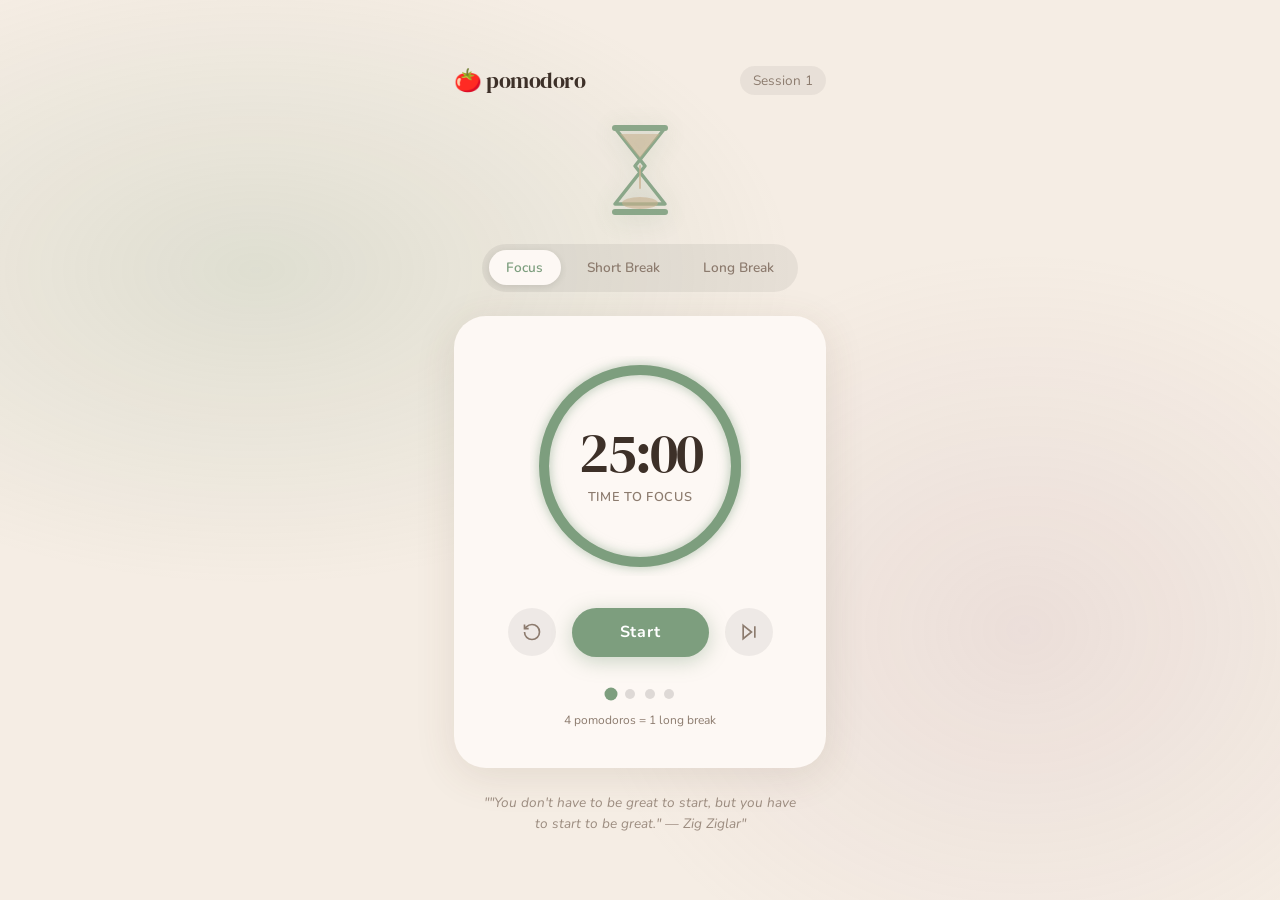
<file: lab02-pomodoro-timer/index.html>
<!DOCTYPE html>
<html lang="en">
<head>
  <meta charset="UTF-8" />
  <meta name="viewport" content="width=device-width, initial-scale=1.0"/>
  <title>Pomodoro — Focus & Rest</title>
  <meta name="description" content="A calm and aesthetic Pomodoro productivity timer to help you focus and rest."/>
  <link rel="preconnect" href="https://fonts.googleapis.com"/>
  <link href="https://fonts.googleapis.com/css2?family=Nunito:wght@300;400;600;700&family=DM+Serif+Display&display=swap" rel="stylesheet"/>
  <link rel="stylesheet" href="style.css"/>
</head>
<body>
  <div class="ambient"></div>

  <main class="app">
    <!-- Header -->
    <header class="app-header">
      <span class="logo">🍅 pomodoro</span>
      <span class="session-label">Session <span id="sessionCount">1</span></span>
    </header>

    <!-- Timer Illustration -->
    <div class="timer-illustration">
      <svg xmlns="http://www.w3.org/2000/svg" viewBox="0 0 80 100" width="80" height="100" fill="none">
        <!-- Hourglass frame -->
        <path d="M15 8 h50 l-30 38 l30 38 h-50 l30 -38 Z" stroke="#7d9e7e" stroke-width="3.5" stroke-linejoin="round" fill="rgba(125,158,126,0.08)"/>
        <!-- Top sand -->
        <path d="M20 14 h40 l-20 24 Z" fill="rgba(196,168,130,0.55)"/>
        <!-- Bottom sand (flowing and settled) -->
        <ellipse cx="40" cy="83" rx="18" ry="6" fill="rgba(196,168,130,0.6)"/>
        <!-- Falling sand particle -->
        <line x1="40" y1="46" x2="40" y2="68" stroke="rgba(196,168,130,0.7)" stroke-width="2" stroke-linecap="round"/>
        <!-- Top bar -->
        <rect x="12" y="5" width="56" height="6" rx="3" fill="#7d9e7e"/>
        <!-- Bottom bar -->
        <rect x="12" y="89" width="56" height="6" rx="3" fill="#7d9e7e"/>
      </svg>
    </div>

    <!-- Mode Tabs -->
    <nav class="mode-tabs" role="tablist">
      <button class="tab active" id="tab-focus" onclick="switchMode('focus')" role="tab">Focus</button>
      <button class="tab" id="tab-short" onclick="switchMode('short')" role="tab">Short Break</button>
      <button class="tab" id="tab-long" onclick="switchMode('long')" role="tab">Long Break</button>
    </nav>

    <!-- Timer Ring -->
    <div class="timer-card">
      <div class="ring-wrapper">
        <svg class="ring" viewBox="0 0 220 220" xmlns="http://www.w3.org/2000/svg">
          <circle class="ring-track" cx="110" cy="110" r="96"/>
          <circle class="ring-progress" id="ringProgress" cx="110" cy="110" r="96"/>
        </svg>
        <div class="timer-center">
          <div class="time-display" id="timeDisplay">25:00</div>
          <div class="mode-label" id="modeLabel">Time to focus</div>
        </div>
      </div>

      <!-- Controls -->
      <div class="controls">
        <button class="btn btn-secondary" id="resetBtn" onclick="resetTimer()" title="Reset">
          <svg width="20" height="20" viewBox="0 0 24 24" fill="none" stroke="currentColor" stroke-width="2">
            <path d="M3 12a9 9 0 1 0 9-9 9.75 9.75 0 0 0-6.74 2.74L3 8"/>
            <path d="M3 3v5h5"/>
          </svg>
        </button>
        <button class="btn btn-primary" id="startBtn" onclick="toggleTimer()">
          <span id="btnLabel">Start</span>
        </button>
        <button class="btn btn-secondary" id="skipBtn" onclick="skipSession()" title="Skip">
          <svg width="20" height="20" viewBox="0 0 24 24" fill="none" stroke="currentColor" stroke-width="2">
            <polygon points="5 4 15 12 5 20 5 4"/><line x1="19" y1="5" x2="19" y2="19"/>
          </svg>
        </button>
      </div>

      <!-- Session dots -->
      <div class="session-dots" id="sessionDots">
        <span class="dot active" id="dot-0"></span>
        <span class="dot" id="dot-1"></span>
        <span class="dot" id="dot-2"></span>
        <span class="dot" id="dot-3"></span>
      </div>
      <p class="sessions-info">4 pomodoros = 1 long break</p>
    </div>

    <!-- Quote -->
    <p class="quote" id="quoteText">"The secret of getting ahead is getting started."</p>
  </main>

  <script src="script.js"></script>
</body>
</html>
</file>
<file: lab02-pomodoro-timer/style.css>
/* ===================================================
   POMODORO — Calm & Aesthetic Theme
   =================================================== */

:root {
  /* Warm paper palette */
  --bg: #f5ede4;
  --bg-card: #fdf8f4;
  --text-primary: #3d3028;
  --text-muted: #8c7b6e;

  /* Mode colors */
  --focus-color: #7d9e7e;      /* sage green */
  --short-color: #7b9eb8;      /* dusty blue */
  --long-color: #b88fa0;       /* dusty rose */

  --active-color: var(--focus-color);
  --shadow: 0 8px 40px rgba(100, 70, 50, 0.12);
  --radius: 2rem;
}

body.mode-short { --active-color: var(--short-color); }
body.mode-long  { --active-color: var(--long-color); }

* { margin: 0; padding: 0; box-sizing: border-box; }

body {
  font-family: 'Nunito', sans-serif;
  background: var(--bg);
  color: var(--text-primary);
  min-height: 100vh;
  display: flex;
  align-items: center;
  justify-content: center;
  overflow: hidden;
  transition: background 0.8s ease;
}

/* Ambient blobs */
.ambient {
  position: fixed; inset: 0; pointer-events: none; z-index: 0;
  background:
    radial-gradient(ellipse 60% 50% at 20% 30%, rgba(125, 158, 126, 0.18) 0%, transparent 70%),
    radial-gradient(ellipse 50% 60% at 80% 70%, rgba(184, 143, 160, 0.15) 0%, transparent 70%);
}

/* Timer Illustration */
.timer-illustration {
  display: flex;
  justify-content: center;
  align-items: center;
  opacity: 0.88;
  animation: float 4s ease-in-out infinite;
  filter: drop-shadow(0 4px 12px rgba(125, 158, 126, 0.25));
}

@keyframes float {
  0%, 100% { transform: translateY(0px); }
  50%       { transform: translateY(-6px); }
}


/* ===================================================
   APP LAYOUT
   =================================================== */
.app {
  position: relative; z-index: 1;
  width: 100%; max-width: 420px;
  padding: 2rem 1.5rem;
  display: flex; flex-direction: column; align-items: center; gap: 1.5rem;
}

/* Header */
.app-header {
  width: 100%;
  display: flex; justify-content: space-between; align-items: center;
}

.logo {
  font-family: 'DM Serif Display', serif;
  font-size: 1.4rem; color: var(--text-primary);
  letter-spacing: -0.5px;
}

.session-label {
  font-size: 0.85rem; color: var(--text-muted);
  background: rgba(0,0,0,0.05);
  padding: 0.3rem 0.8rem; border-radius: 2rem;
}

/* ===================================================
   MODE TABS
   =================================================== */
.mode-tabs {
  display: flex; gap: 0.5rem;
  background: rgba(0,0,0,0.06);
  padding: 0.4rem; border-radius: 3rem;
}

.tab {
  padding: 0.5rem 1.1rem;
  border: none; background: transparent;
  font-family: 'Nunito', sans-serif;
  font-size: 0.85rem; font-weight: 600;
  color: var(--text-muted);
  border-radius: 2rem;
  cursor: pointer;
  transition: all 0.3s ease;
}

.tab.active {
  background: var(--bg-card);
  color: var(--active-color);
  box-shadow: 0 2px 8px rgba(0,0,0,0.1);
}

/* ===================================================
   TIMER CARD
   =================================================== */
.timer-card {
  background: var(--bg-card);
  border-radius: var(--radius);
  box-shadow: var(--shadow);
  padding: 2.5rem 2rem;
  width: 100%;
  display: flex; flex-direction: column; align-items: center; gap: 2rem;
  transition: box-shadow 0.5s ease;
}

/* Ring */
.ring-wrapper {
  position: relative; width: 220px; height: 220px;
}

.ring { width: 100%; height: 100%; transform: rotate(-90deg); }

.ring-track {
  fill: none;
  stroke: rgba(0,0,0,0.07);
  stroke-width: 10;
}

.ring-progress {
  fill: none;
  stroke: var(--active-color);
  stroke-width: 10;
  stroke-linecap: round;
  stroke-dasharray: 603;
  stroke-dashoffset: 0;
  transition: stroke-dashoffset 1s linear, stroke 0.8s ease;
  filter: drop-shadow(0 0 6px color-mix(in srgb, var(--active-color) 60%, transparent));
}

.timer-center {
  position: absolute; inset: 0;
  display: flex; flex-direction: column;
  align-items: center; justify-content: center;
}

.time-display {
  font-family: 'DM Serif Display', serif;
  font-size: 3.5rem;
  color: var(--text-primary);
  letter-spacing: -2px;
  line-height: 1;
  transition: color 0.5s;
}

.mode-label {
  font-size: 0.8rem;
  color: var(--text-muted);
  margin-top: 0.4rem;
  font-weight: 600;
  letter-spacing: 0.05em;
  text-transform: uppercase;
}

/* ===================================================
   BUTTONS
   =================================================== */
.controls {
  display: flex; align-items: center; gap: 1rem;
}

.btn {
  border: none; cursor: pointer;
  font-family: 'Nunito', sans-serif; font-weight: 700;
  transition: all 0.2s ease;
}

.btn-primary {
  background: var(--active-color);
  color: white;
  padding: 0.85rem 3rem;
  border-radius: 3rem;
  font-size: 1rem;
  letter-spacing: 0.05em;
  box-shadow: 0 4px 20px color-mix(in srgb, var(--active-color) 40%, transparent);
}

.btn-primary:hover { transform: translateY(-2px); filter: brightness(1.05); }
.btn-primary:active { transform: scale(0.97); }

.btn-secondary {
  background: rgba(0,0,0,0.06);
  color: var(--text-muted);
  width: 48px; height: 48px;
  border-radius: 50%;
  display: flex; align-items: center; justify-content: center;
}

.btn-secondary:hover {
  background: rgba(0,0,0,0.1);
  color: var(--text-primary);
}

/* ===================================================
   SESSION DOTS
   =================================================== */
.session-dots {
  display: flex; gap: 0.6rem; align-items: center;
}

.dot {
  width: 10px; height: 10px; border-radius: 50%;
  background: rgba(0,0,0,0.12);
  transition: all 0.4s ease;
}

.dot.active { background: var(--active-color); transform: scale(1.3); }
.dot.done   { background: color-mix(in srgb, var(--active-color) 50%, white); }

.sessions-info {
  font-size: 0.75rem; color: var(--text-muted);
  margin-top: -1.2rem;
}

/* ===================================================
   QUOTE
   =================================================== */
.quote {
  font-size: 0.85rem;
  color: var(--text-muted);
  text-align: center;
  font-style: italic;
  max-width: 320px;
  line-height: 1.6;
  opacity: 0.85;
  animation: fadeIn 1s ease;
}

@keyframes fadeIn {
  from { opacity: 0; transform: translateY(6px); }
  to   { opacity: 0.85; transform: translateY(0); }
}

/* ===================================================
   RESPONSIVE
   =================================================== */
@media (max-width: 480px) {
  .app { padding: 1.5rem 1rem; }
  .time-display { font-size: 3rem; }
}
</file>
